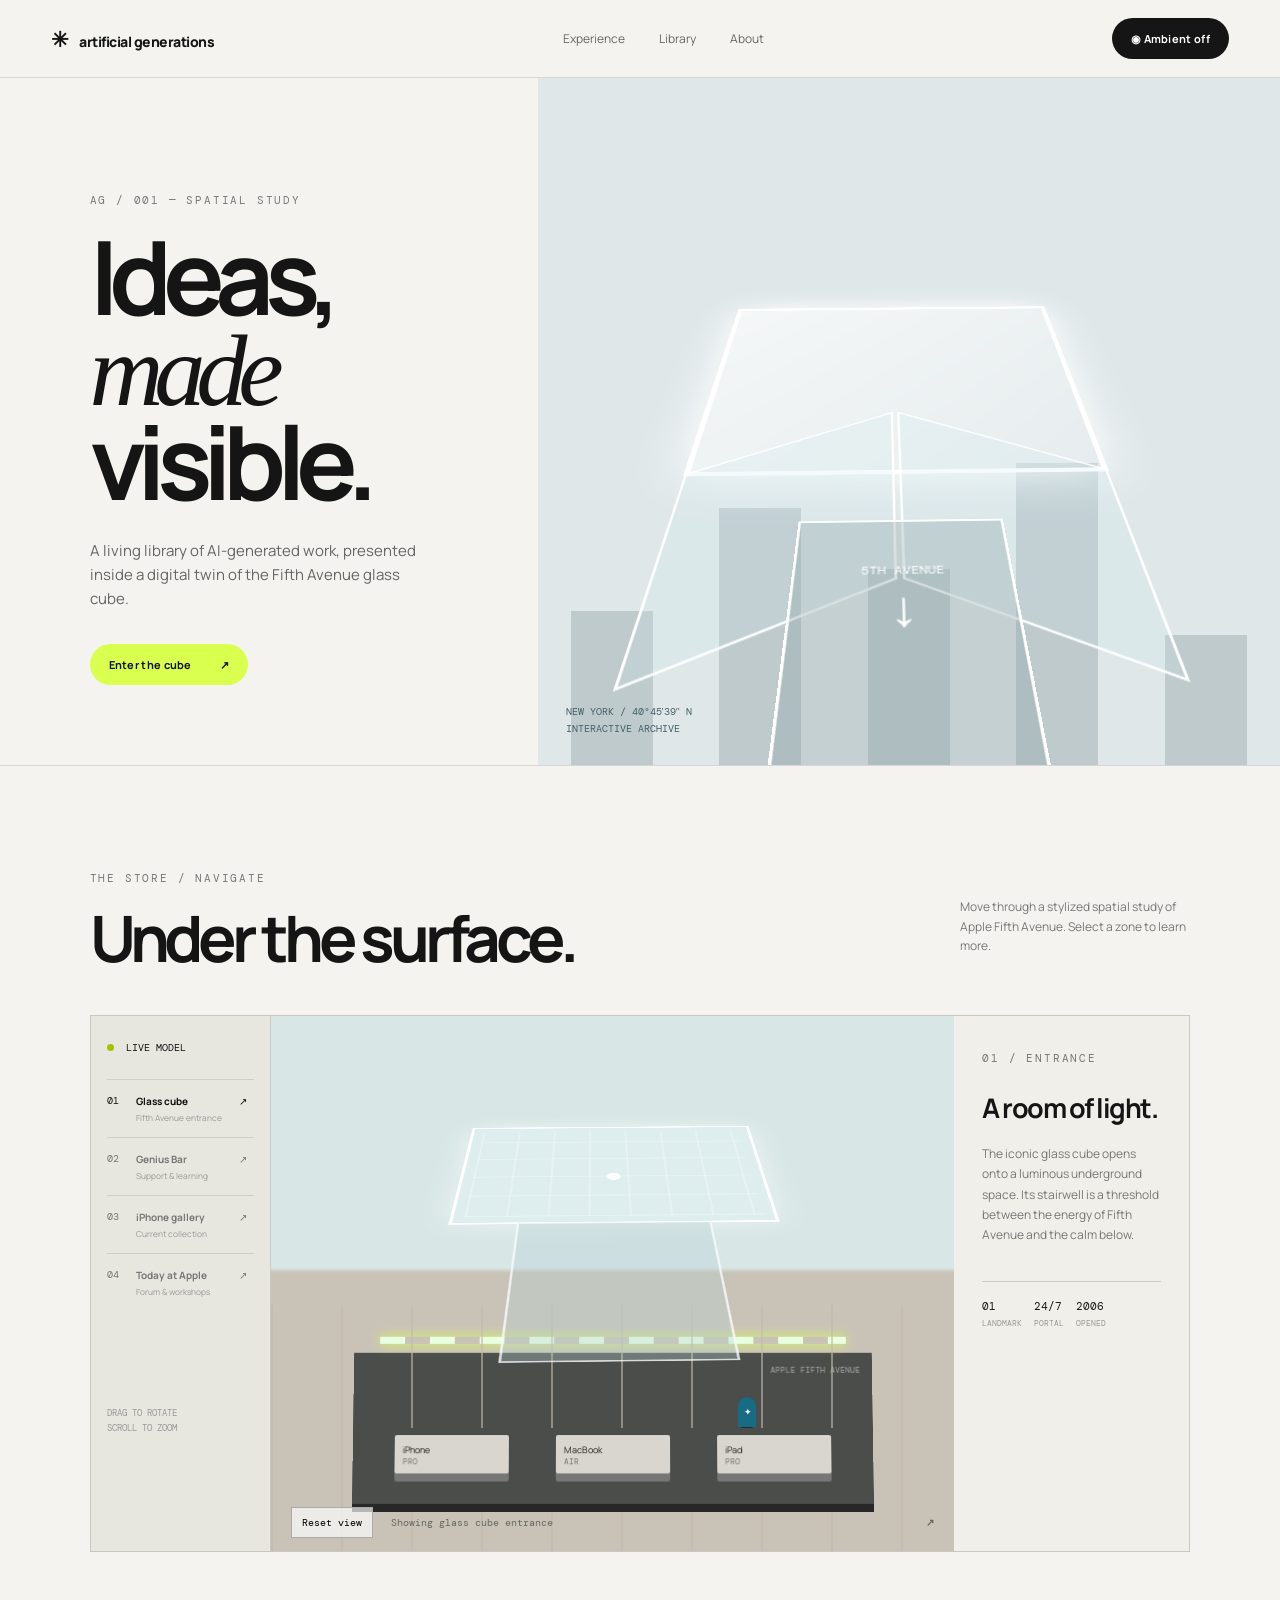
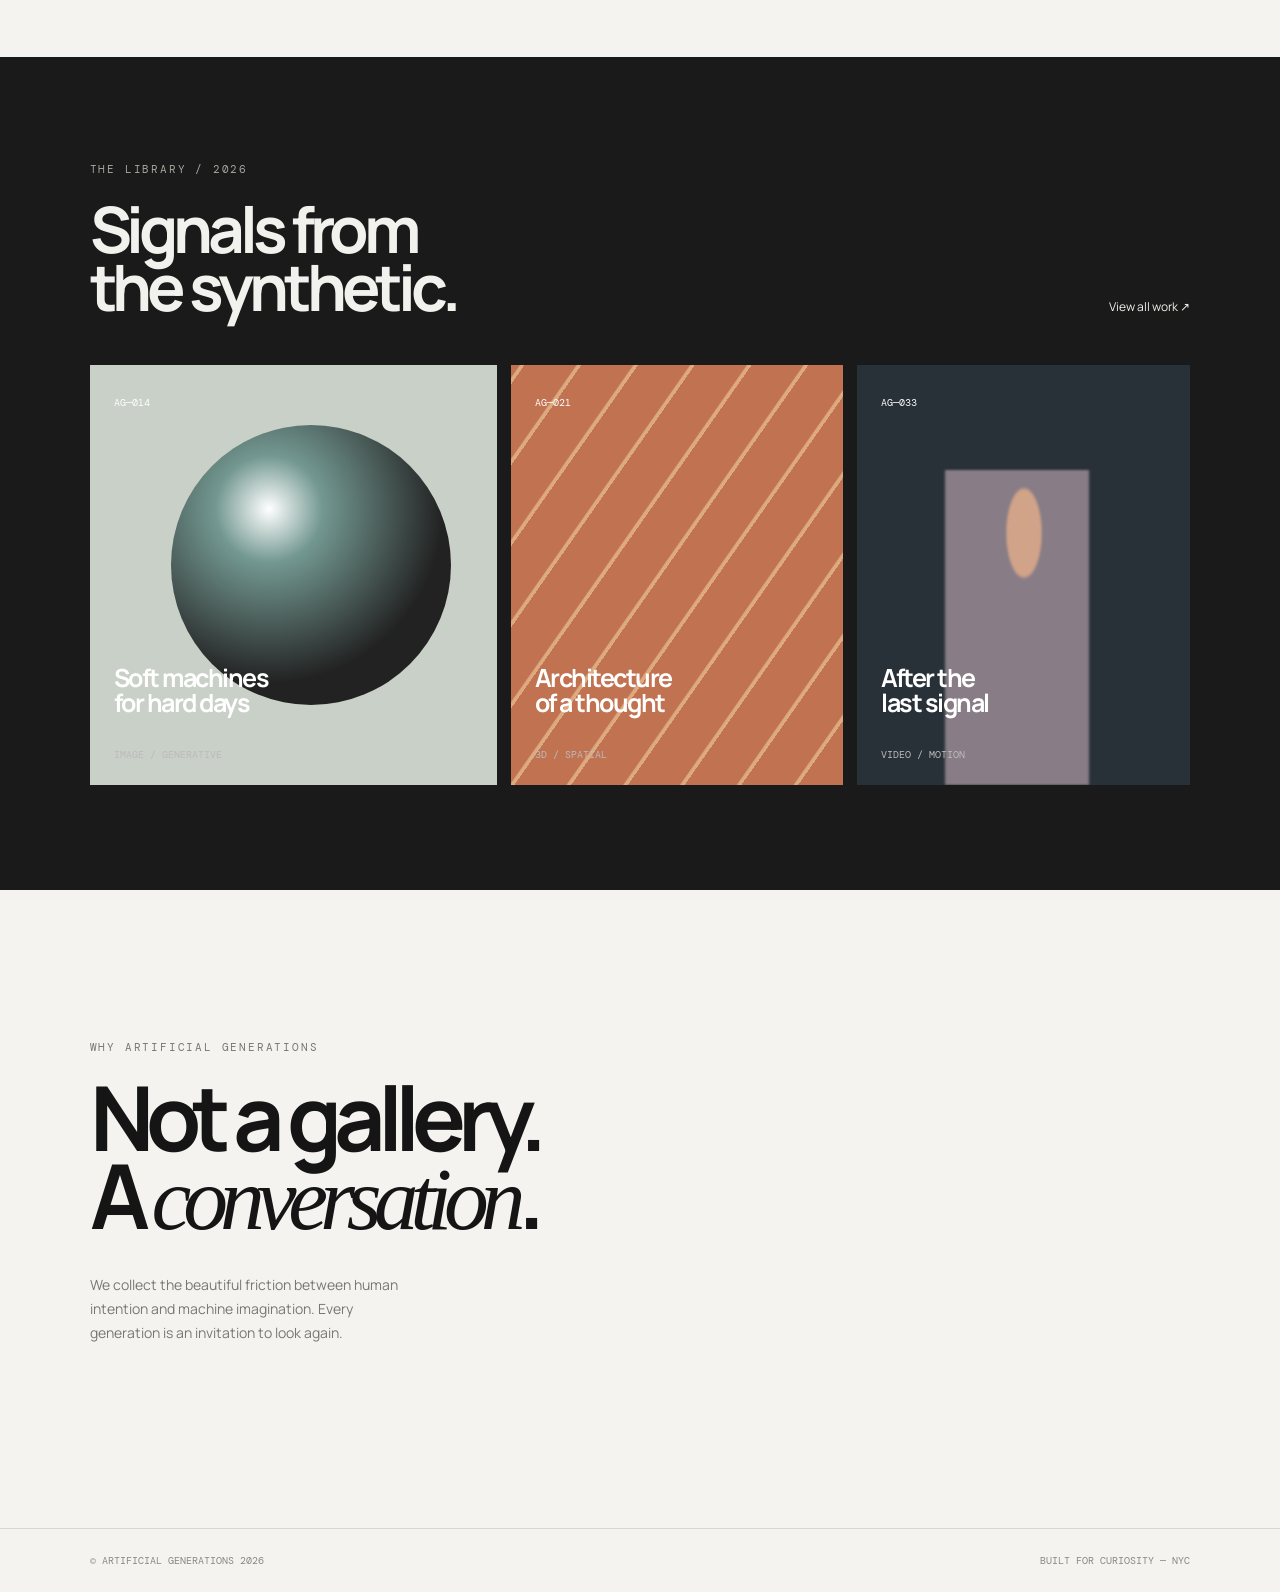
<file: index.html>
<!doctype html>
<html lang="en">
<head>
  <meta charset="utf-8"><meta name="viewport" content="width=device-width,initial-scale=1">
  <title>Artificial Generations — Fifth Avenue</title>
  <link rel="preconnect" href="https://fonts.googleapis.com"><link rel="preconnect" href="https://fonts.gstatic.com" crossorigin>
  <link href="https://fonts.googleapis.com/css2?family=DM+Mono:wght@400;500&family=Manrope:wght@400;500;600;700;800&display=swap" rel="stylesheet">
  <link rel="stylesheet" href="css/styles.css">
</head>
<body>
  <header class="topbar"><a class="wordmark" href="#top"><span class="mark">✳</span> artificial generations</a><nav><a href="#experience">Experience</a><a href="#library">Library</a><a href="#about">About</a></nav><button class="pill dark" id="soundBtn">◉ Ambient off</button></header>
  <main id="top">
    <section class="hero"><div class="hero-copy"><p class="eyebrow">AG / 001 — SPATIAL STUDY</p><h1>Ideas, <em>made</em><br>visible.</h1><p class="lede">A living library of AI-generated work, presented inside a digital twin of the Fifth Avenue glass cube.</p><a class="pill lime" href="#experience">Enter the cube <span>↗</span></a></div><div class="hero-art"><div class="skyline"><i></i><i></i><i></i><i></i><i></i></div><div class="cube"><div class="cube-roof"></div><div class="cube-face left"></div><div class="cube-face right"></div><div class="stairwell"><span>5TH AVENUE</span><b>↓</b></div></div><div class="art-caption">NEW YORK / 40°45′39″ N<br>INTERACTIVE ARCHIVE</div></div></section>
    <section class="experience" id="experience"><div class="section-head"><div><p class="eyebrow">THE STORE / NAVIGATE</p><h2>Under the surface.</h2></div><p class="section-note">Move through a stylized spatial study of Apple Fifth Avenue. Select a zone to learn more.</p></div><div class="store-shell"><aside class="store-nav"><div class="live"><span></span> LIVE MODEL</div><button class="zone active" data-zone="cube"><b>01</b><span>Glass cube<small>Fifth Avenue entrance</small></span><i>↗</i></button><button class="zone" data-zone="genius"><b>02</b><span>Genius Bar<small>Support & learning</small></span><i>↗</i></button><button class="zone" data-zone="iphone"><b>03</b><span>iPhone gallery<small>Current collection</small></span><i>↗</i></button><button class="zone" data-zone="studio"><b>04</b><span>Today at Apple<small>Forum & workshops</small></span><i>↗</i></button><p class="store-tip">DRAG TO ROTATE<br>SCROLL TO ZOOM</p></aside><div class="scene-wrap"><div class="scene" id="scene"><div class="glass-cube"><div class="cube-grid"></div><div class="apple-logo">●</div><div class="doors"></div></div><div class="ground"></div><div class="basement"><div class="ceiling-lights"></div><div class="table t1">iPhone <small>PRO</small></div><div class="table t2">MacBook <small>AIR</small></div><div class="table t3">iPad <small>PRO</small></div><div class="wall-label">APPLE FIFTH AVENUE</div></div><div class="employee e1"><span>✦</span></div><div class="employee e2"><span>✦</span></div><div class="employee e3"><span>✦</span></div></div><div class="scene-controls"><button id="resetView">Reset view</button><span id="sceneStatus">Showing glass cube entrance</span><strong>↗</strong></div></div><div class="info-panel"><p class="eyebrow" id="panelKicker">01 / ENTRANCE</p><h3 id="panelTitle">A room of light.</h3><p id="panelText">The iconic glass cube opens onto a luminous underground space. Its stairwell is a threshold between the energy of Fifth Avenue and the calm below.</p><div class="specs"><span>01 <small>LANDMARK</small></span><span>24/7 <small>PORTAL</small></span><span>2006 <small>OPENED</small></span></div></div></div></section>
    <section class="library" id="library"><div class="section-head"><div><p class="eyebrow">THE LIBRARY / 2026</p><h2>Signals from<br>the synthetic.</h2></div><a class="text-link" href="#library">View all work ↗</a></div><div class="work-grid"><article class="work work-a"><div class="orb"></div><span>AG—014</span><h3>Soft machines<br>for hard days</h3><small>IMAGE / GENERATIVE</small></article><article class="work work-b"><div class="lines"></div><span>AG—021</span><h3>Architecture<br>of a thought</h3><small>3D / SPATIAL</small></article><article class="work work-c"><div class="portrait"></div><span>AG—033</span><h3>After the<br>last signal</h3><small>VIDEO / MOTION</small></article></div></section>
    <section class="manifesto" id="about"><p class="eyebrow">WHY ARTIFICIAL GENERATIONS</p><h2>Not a gallery.<br>A <em>conversation</em>.</h2><p>We collect the beautiful friction between human intention and machine imagination. Every generation is an invitation to look again.</p></section>
  </main><footer><span>© ARTIFICIAL GENERATIONS 2026</span><span>BUILT FOR CURIOSITY — NYC</span></footer>
  <script src="js/app.js"></script>
</body></html>
</file>
<file: css/styles.css>
*{box-sizing:border-box} :root{--ink:#151515;--muted:#777;--lime:#d9ff4f;--paper:#f4f3ef;--line:#d7d6d1}html{scroll-behavior:smooth}body{margin:0;background:var(--paper);color:var(--ink);font-family:Manrope,Arial,sans-serif}a{color:inherit;text-decoration:none}button{font:inherit;cursor:pointer;border:0}.topbar{height:78px;border-bottom:1px solid var(--line);display:flex;align-items:center;justify-content:space-between;padding:0 4vw;position:sticky;top:0;background:#f4f3efeb;backdrop-filter:blur(16px);z-index:10}.wordmark{font-size:14px;font-weight:800;letter-spacing:-.5px}.mark{font-size:21px;margin-right:8px}.topbar nav{display:flex;gap:34px;font-size:12px;color:#666}.topbar nav a:hover,.text-link:hover{color:#000;text-decoration:underline}.pill{padding:13px 19px;border-radius:30px;font-size:11px;letter-spacing:.3px;font-weight:700}.dark{background:var(--ink);color:white}.lime{display:inline-flex;gap:28px;background:var(--lime);color:#111;margin-top:18px}.hero{min-height:670px;display:grid;grid-template-columns:42% 58%;border-bottom:1px solid var(--line);overflow:hidden}.hero-copy{padding:115px 7vw 80px}.eyebrow{font:11px 'DM Mono',monospace;letter-spacing:1.8px;color:#777;margin:0 0 24px}.hero h1{font-size:clamp(4rem,8vw,8.8rem);line-height:.88;letter-spacing:-.09em;margin:0 0 33px;font-weight:700}.hero h1 em,.manifesto em{font-family:Georgia,serif;font-weight:400}.lede{max-width:330px;line-height:1.6;color:#656565;font-size:15px}.hero-art{position:relative;background:#dfe7e9;overflow:hidden;min-height:600px}.skyline{height:50%;position:absolute;bottom:0;width:100%;display:flex;align-items:end;justify-content:space-around;opacity:.25}.skyline i{display:block;background:#64757b;width:11%;height:45%}.skyline i:nth-child(2){height:75%}.skyline i:nth-child(3){height:57%}.skyline i:nth-child(4){height:88%}.skyline i:nth-child(5){height:38%}.cube{position:absolute;width:48%;height:41%;left:24%;top:23%;transform:perspective(700px) rotateX(55deg) rotateZ(-1deg);border:3px solid #fff;background:#ffffff32;box-shadow:0 0 50px #fff}.cube-roof{position:absolute;inset:0;background:linear-gradient(135deg,#ffffff99,#ffffff11);border:2px solid #fff}.cube-face{position:absolute;top:100%;height:70%;width:50%;border:2px solid #fff;background:#cbebed33}.cube-face.left{left:-2px;transform-origin:top left;transform:skewY(-25deg)}.cube-face.right{right:-2px;transform-origin:top right;transform:skewY(25deg)}.stairwell{position:absolute;top:120%;left:28%;width:45%;height:110%;border:2px solid #fff;background:#8ea2a655;text-align:center;color:white;padding-top:40px;font:10px 'DM Mono'}.stairwell b{display:block;font-size:40px}.art-caption{position:absolute;bottom:28px;left:28px;color:#456066;font:10px 'DM Mono';line-height:1.7}.experience,.library{padding:105px 7vw}.section-head{display:flex;justify-content:space-between;align-items:end;margin-bottom:48px}.section-head h2{font-size:clamp(2.6rem,5vw,5.6rem);letter-spacing:-.08em;line-height:.9;margin:0}.section-note{max-width:230px;color:#777;font-size:12px;line-height:1.6}.store-shell{display:grid;grid-template-columns:180px 1fr 235px;min-height:535px;border:1px solid #c8c7c1;background:#e7e6df}.store-nav{padding:25px 16px;border-right:1px solid #c8c7c1}.live{font:10px 'DM Mono';margin-bottom:25px}.live span{display:inline-block;width:7px;height:7px;background:#a5c400;border-radius:50%;margin-right:6px}.zone{display:grid;grid-template-columns:22px 1fr 15px;text-align:left;gap:7px;width:100%;padding:14px 0;background:none;border-top:1px solid #cfcec7;color:#777;font-size:10px}.zone.active{color:#111}.zone b{font:10px 'DM Mono'}.zone span{font-weight:700}.zone small{display:block;font-weight:400;color:#999;margin-top:4px}.zone i{font-style:normal}.store-tip{font:9px 'DM Mono';color:#999;line-height:1.7;margin-top:95px}.scene-wrap{position:relative;overflow:hidden;background:linear-gradient(#d8e6e6 0 47%,#c9c3b7 48% 100%);perspective:900px}.scene{height:100%;min-height:535px;position:relative;transform-style:preserve-3d;transition:transform .5s}.glass-cube{position:absolute;left:28%;top:10%;width:44%;height:38%;border:3px solid #fff;box-shadow:0 0 35px #fff8;transform:rotateX(55deg) rotateZ(-1deg);background:#eaffff55}.cube-grid{position:absolute;inset:10px;background:repeating-linear-gradient(90deg,#fff4 0 2px,transparent 2px 38px),repeating-linear-gradient(0deg,#fff4 0 2px,transparent 2px 38px)}.apple-logo{position:absolute;top:43%;left:47%;color:#fff;font-size:33px}.doors{position:absolute;top:100%;height:100%;width:60%;left:20%;border:2px solid #ffffffbb;background:#b4d0d355}.ground{position:absolute;bottom:0;width:100%;height:46%;background:repeating-linear-gradient(90deg,#c1b9aa 0 2px,transparent 2px 70px);opacity:.6}.basement{position:absolute;bottom:9%;left:12%;width:76%;height:28%;background:#4b4d4b;box-shadow:0 8px 0 #262726;color:#eee;padding:18px;transform:rotateX(3deg);font-size:11px}.ceiling-lights{position:absolute;top:-16px;left:5%;width:90%;height:7px;background:repeating-linear-gradient(90deg,#e8ffe1 0 25px,transparent 25px 50px);box-shadow:0 0 12px #d9ff4f}.table{position:absolute;bottom:20%;width:22%;height:25%;background:#d8d6cf;color:#222;padding:8px;border-radius:2px;font-size:9px;box-shadow:0 8px 0 #777}.table small{display:block;font:8px 'DM Mono';color:#777}.t1{left:8%}.t2{left:39%}.t3{right:8%}.wall-label{position:absolute;right:12px;top:12px;font:8px 'DM Mono';color:#aaa}.employee{position:absolute;width:18px;height:31px;background:#176b83;border-radius:10px 10px 3px 3px;animation:walk 4s ease-in-out infinite alternate}.employee:after{content:'';position:absolute;bottom:-4px;left:2px;width:14px;height:5px;background:#272b2b;border-radius:5px}.employee span{position:absolute;color:white;font-size:9px;top:8px;left:6px}.e1{bottom:17%;left:28%}.e2{bottom:23%;right:29%;animation-delay:1s}.e3{bottom:12%;left:54%;animation-delay:2s}@keyframes walk{to{transform:translateX(25px)}}.scene-controls{position:absolute;bottom:13px;left:20px;right:20px;display:flex;align-items:center;gap:18px;color:#676760;font:10px 'DM Mono'}.scene-controls button{background:#ffffffaa;border:1px solid #aaa;padding:8px 10px;font:10px 'DM Mono'}.scene-controls strong{margin-left:auto}.info-panel{padding:35px 28px;background:#f0efe9}.info-panel h3{font-size:27px;letter-spacing:-1.5px;margin:0 0 18px}.info-panel>p:not(.eyebrow){font-size:12px;line-height:1.7;color:#777}.specs{border-top:1px solid #ccc;margin-top:35px;padding-top:17px;display:flex;gap:12px;font:11px 'DM Mono'}.specs span{display:flex;flex-direction:column}.specs small{font-size:8px;color:#999;margin-top:5px}.library{background:#191a19;color:#f1f1ed}.library .eyebrow{color:#a6a69e}.library .section-head{margin-bottom:50px}.text-link{font-size:12px}.work-grid{display:grid;grid-template-columns:1.1fr .9fr .9fr;gap:14px}.work{height:420px;padding:24px;position:relative;overflow:hidden;color:#fff}.work span,.work small{position:relative;z-index:2;font:10px 'DM Mono'}.work h3{position:absolute;bottom:45px;left:24px;font-size:25px;line-height:1;letter-spacing:-1.5px;z-index:2}.work small{position:absolute;bottom:24px;left:24px;color:#bbb}.work-a{background:#c9d0c7}.work-b{background:#c17250}.work-c{background:#283038}.orb{position:absolute;width:280px;height:280px;border-radius:50%;background:radial-gradient(circle at 35% 30%,#fff,#739891 20%,#222 65%);top:60px;left:20%}.lines{position:absolute;inset:0;background:repeating-linear-gradient(125deg,transparent 0 28px,#f0ce9d 29px 31px);transform:scale(1.5);opacity:.6}.portrait{position:absolute;inset:25% 20% 0;background:radial-gradient(ellipse at 50% 20%,#d1a388 0 12%,transparent 13%),linear-gradient(90deg,transparent 10%,#887d86 11% 82%,transparent 83%);filter:blur(1px)}.manifesto{padding:150px 7vw 170px;max-width:900px}.manifesto h2{font-size:clamp(3.5rem,7vw,7rem);line-height:.87;letter-spacing:-.09em;margin:0 0 35px}.manifesto>p:last-child{max-width:320px;color:#777;line-height:1.7;font-size:14px}footer{border-top:1px solid var(--line);padding:25px 7vw;display:flex;justify-content:space-between;font:10px 'DM Mono';color:#888}@media(max-width:850px){.topbar nav{display:none}.hero{display:block}.hero-art{height:460px}.hero-copy{padding:90px 8vw}.store-shell{grid-template-columns:1fr}.store-nav{border-right:0;border-bottom:1px solid #c8c7c1;display:flex;gap:10px;overflow:auto}.store-nav .live,.store-tip{display:none}.zone{min-width:150px;border:0}.info-panel{min-height:250px}.work-grid{grid-template-columns:1fr}.work{height:320px}.section-head{display:block}.section-note{margin-top:25px}footer{display:block;line-height:2.2}}
</file>
